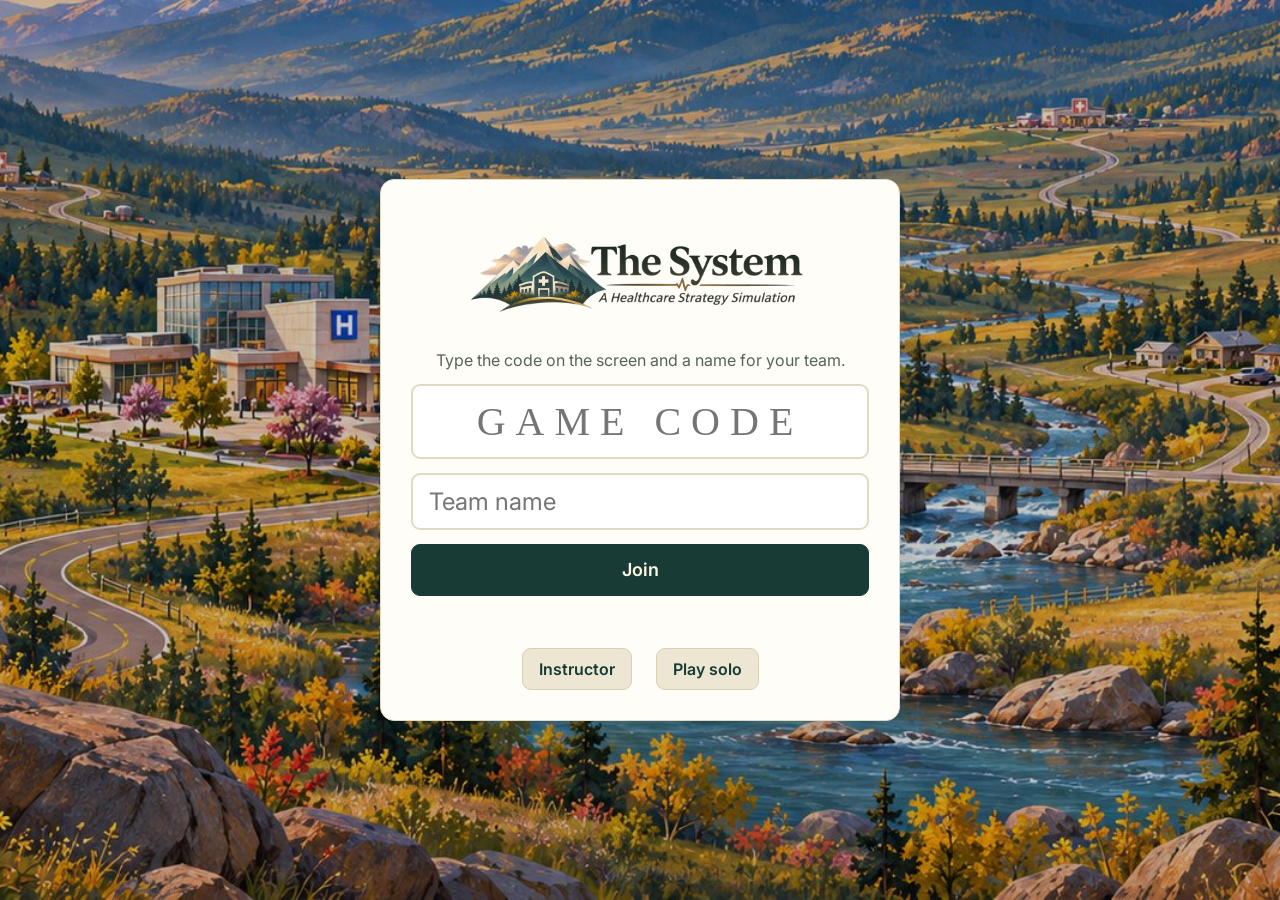
<file: index.html>
<!doctype html>
<html lang="en"><head><meta charset="utf-8"><meta name="viewport" content="width=device-width,initial-scale=1">
<title>The System</title>
<link rel="preconnect" href="https://fonts.googleapis.com"><link href="https://fonts.googleapis.com/css2?family=Cormorant+Garamond:wght@500;600;700&family=Inter:wght@400;500;600;700&display=swap" rel="stylesheet">
<link rel="stylesheet" href="src/style.css"></head>
<body><div id="app" style="position:fixed;inset:0"></div>
<script type="module">
import { mountJoin } from './src/join.js';
mountJoin(document.getElementById('app'));
</script></body></html>
</file>
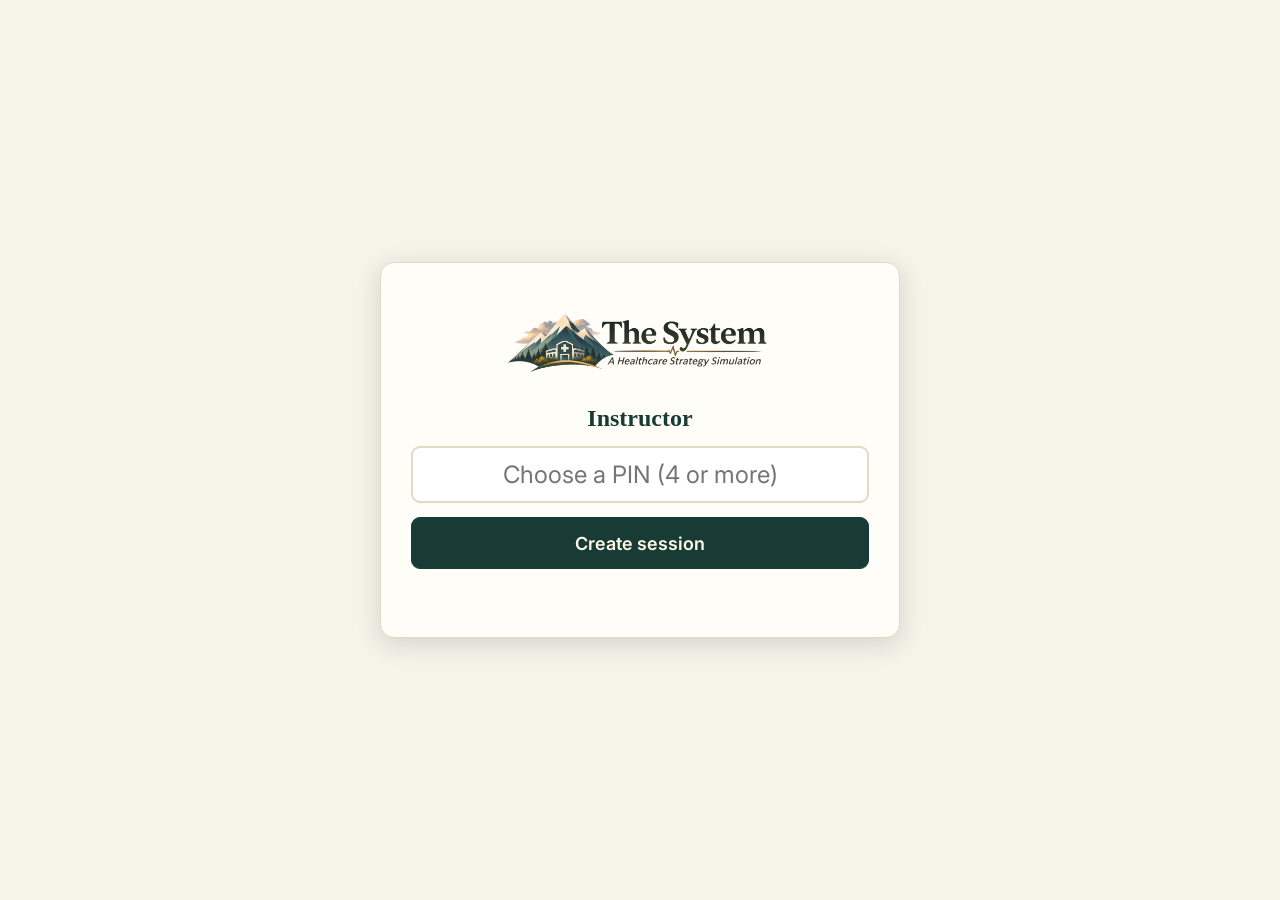
<file: host.html>
<!doctype html>
<html lang="en"><head><meta charset="utf-8"><meta name="viewport" content="width=device-width,initial-scale=1">
<title>The System: Host</title>
<link rel="preconnect" href="https://fonts.googleapis.com"><link href="https://fonts.googleapis.com/css2?family=Cormorant+Garamond:wght@500;600;700&family=Inter:wght@400;500;600;700&display=swap" rel="stylesheet">
<link rel="stylesheet" href="src/style.css"></head>
<body><div id="app" style="position:fixed;inset:0;overflow:auto"></div><script type="module" src="src/host.js"></script></body></html>
</file>
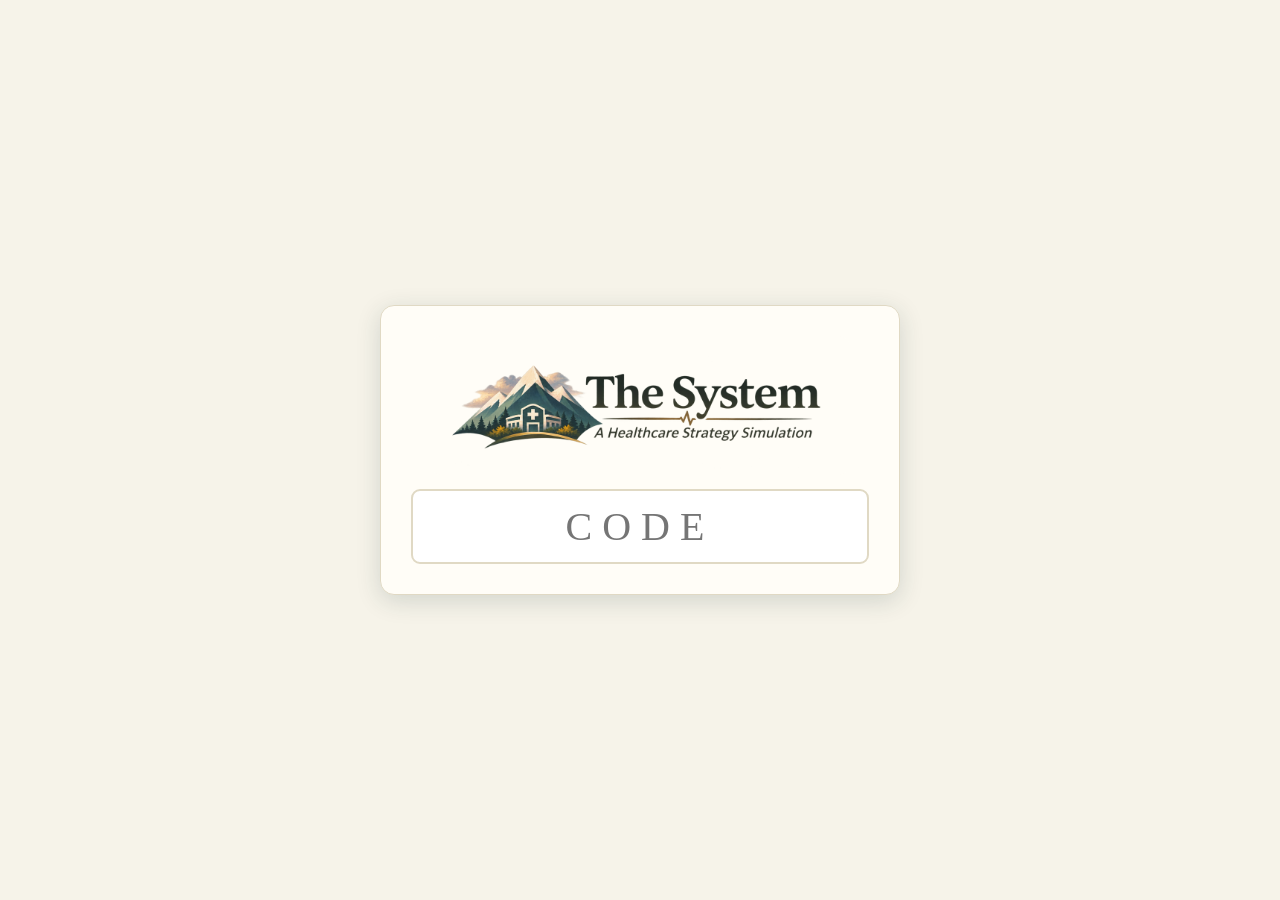
<file: projector.html>
<!doctype html>
<html lang="en"><head><meta charset="utf-8"><meta name="viewport" content="width=device-width,initial-scale=1">
<title>The System: Projector</title>
<link rel="preconnect" href="https://fonts.googleapis.com"><link href="https://fonts.googleapis.com/css2?family=Cormorant+Garamond:wght@500;600;700&family=Inter:wght@400;500;600;700&display=swap" rel="stylesheet">
<link rel="stylesheet" href="src/style.css"></head>
<body><div id="app"></div><script type="module" src="src/projector.js"></script></body></html>
</file>
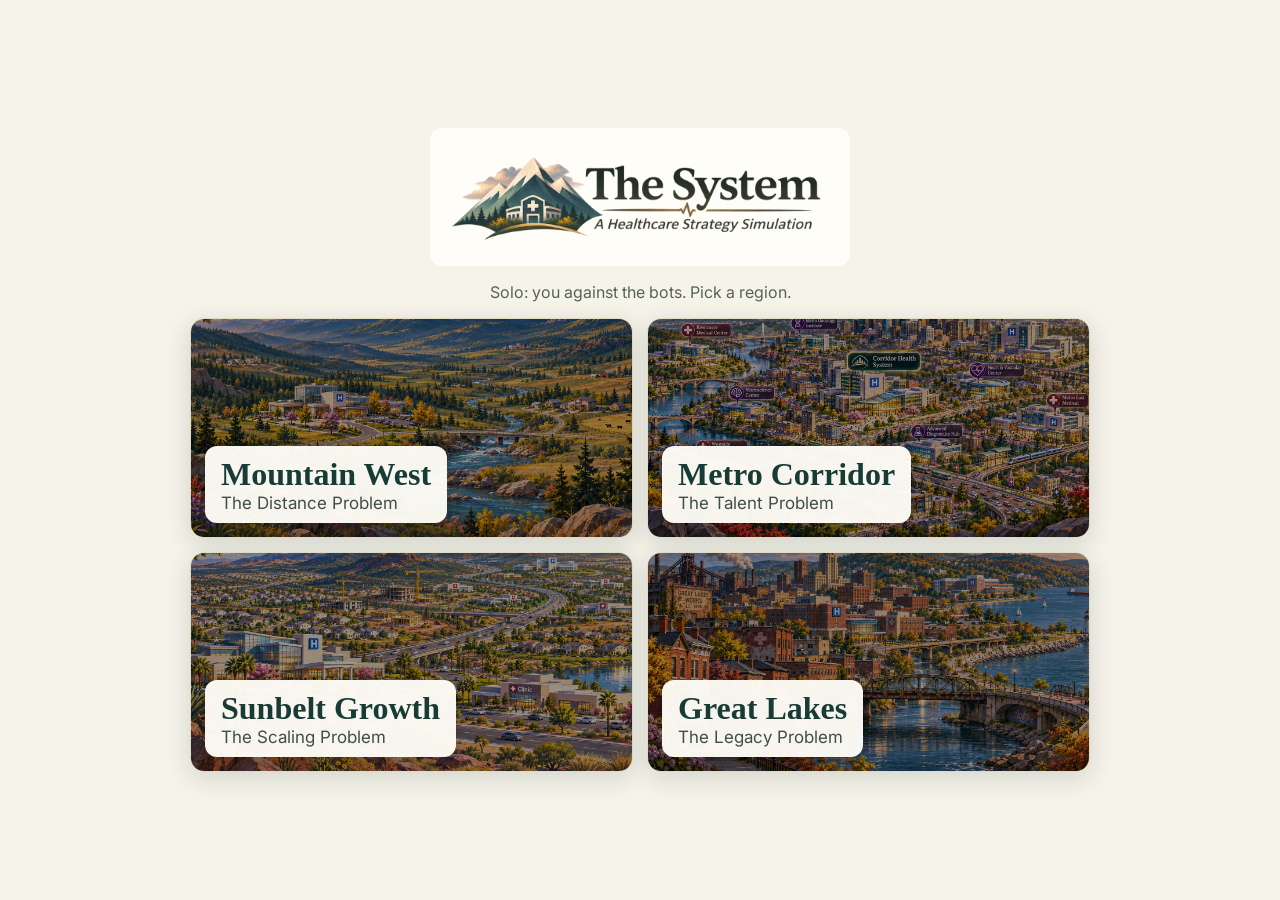
<file: solo.html>
<!doctype html>
<html lang="en"><head><meta charset="utf-8"><meta name="viewport" content="width=device-width,initial-scale=1">
<title>The System: Solo</title>
<link rel="preconnect" href="https://fonts.googleapis.com"><link href="https://fonts.googleapis.com/css2?family=Cormorant+Garamond:wght@500;600;700&family=Inter:wght@400;500;600;700&display=swap" rel="stylesheet">
<link rel="stylesheet" href="src/style.css"></head>
<body><div id="app"></div><script type="module" src="src/solo.js"></script></body></html>
</file>
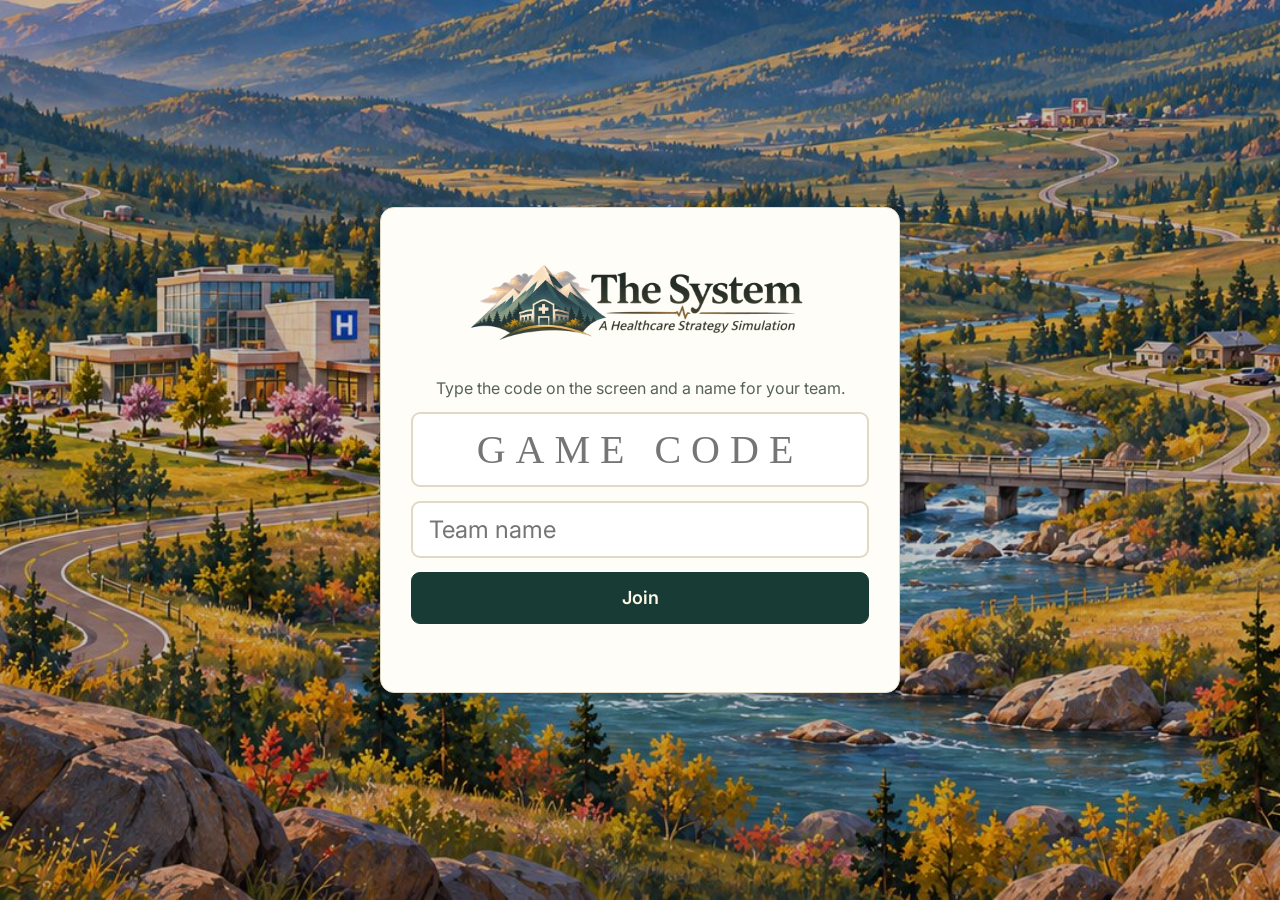
<file: team.html>
<!doctype html>
<html lang="en"><head><meta charset="utf-8"><meta name="viewport" content="width=device-width,initial-scale=1">
<title>The System: Team</title>
<link rel="preconnect" href="https://fonts.googleapis.com"><link href="https://fonts.googleapis.com/css2?family=Cormorant+Garamond:wght@500;600;700&family=Inter:wght@400;500;600;700&display=swap" rel="stylesheet">
<link rel="stylesheet" href="src/style.css"></head>
<body><div id="app"></div><script type="module" src="src/team.js"></script></body></html>
</file>
<file: src/style.css>
/* The System: design pack theme. Parchment canvas, warm-white surfaces, evergreen nav and primary actions, aged-gold selection. */
:root{
  --bg:#F6F3E9; --surface:#FFFDF7; --evergreen:#183B35; --jade:#23473F; --olive:#68766B; --gold:#CF9A49; --sage:#7E9B80; --terra:#BA7058; --steel:#7A9DB5; --violet:#9681A7;
  --ink:#1d2a26; --ink2:#46564d; --muted:#68766B; --line:#e0d9c4; --goldsoft:#f6e8c8;
  --good:#3d6b4a; --bad:#9a4a35; --green:#3d6b4a; --red:#9a4a35;
  --shadow:0 6px 24px rgba(24,59,53,.16);
  --serif:Georgia,'Iowan Old Style','Times New Roman',serif;
  --sans:'Inter',system-ui,-apple-system,'Segoe UI',Roboto,sans-serif;
}
*{box-sizing:border-box}
html,body{margin:0;height:100%;background:var(--bg);color:var(--ink);font-family:var(--sans);font-size:16px;-webkit-font-smoothing:antialiased;font-variant-numeric:lining-nums}
button{font:inherit;color:inherit;cursor:pointer}
h1,h2,h3,.serif{font-family:var(--serif);font-weight:700;color:var(--evergreen);margin:0}
:focus-visible{outline:3px solid var(--gold);outline-offset:2px}
.ico{flex:none}
.muted{color:var(--muted)}
.glass,.card,.paper{background:var(--surface);border:1px solid var(--line);border-radius:14px;box-shadow:var(--shadow)}
.btn{background:#ece6d2;border:1px solid #d9d0b4;color:var(--evergreen);border-radius:9px;padding:10px 16px;min-height:44px;display:inline-flex;align-items:center;gap:8px;font-weight:600;transition:.15s}
.btn:hover{background:#e3dbc0}
.btn.gold,.btn.green{background:var(--evergreen);border-color:var(--evergreen);color:#fff8e6}
.btn.gold:hover,.btn.green:hover{background:var(--jade)}
.btn.green{background:var(--good);border-color:var(--good)}
.btn.red{background:var(--terra);border-color:var(--terra);color:#fff}
.btn[disabled]{opacity:.5;cursor:not-allowed}
.btn.big{font-size:18px;padding:12px 24px;min-height:52px}
a.btn{text-decoration:none}
.chip{display:inline-flex;align-items:center;gap:6px;padding:4px 10px;border-radius:999px;background:#efe9d6;border:1px solid var(--line);font-size:13px;color:var(--ink2)}
.chip.good{background:#e3eee4;border-color:var(--sage);color:var(--good)}
.chip.bad{background:#f4e1da;border-color:var(--terra);color:var(--bad)}
.chip.warn{background:var(--goldsoft);border-color:var(--gold);color:#7a5518}
.imgbox{position:relative;overflow:hidden}
.imgbox>*{position:absolute;inset:0;width:100%;height:100%}
.imgtop{object-fit:cover;opacity:0;transition:opacity .6s}
.scene-svg svg{width:100%;height:100%;display:block}
.emblem-svg{display:flex;align-items:center;justify-content:center;border-radius:14px}
.portrait-svg svg{width:100%;height:100%;display:block}
.stepper{display:flex;gap:6px;align-items:center;justify-content:center;margin-top:3px}
.stepper .dot{width:11px;height:11px;border-radius:50%;border:2px solid rgba(255,248,230,.6)}
.stepper .dot.done{background:var(--sage);border-color:var(--sage)}
.stepper .dot.now{background:var(--gold);border-color:var(--gold);box-shadow:0 0 8px var(--gold)}
.bar{height:9px;border-radius:6px;background:#e7e0ca;overflow:hidden;position:relative}
.bar>i{display:block;height:100%;border-radius:6px;background:var(--sage);transition:width .5s}
.bar>b{position:absolute;top:-2px;width:3px;height:13px;background:var(--gold);border-radius:2px;transition:left .4s}
.delta.up{color:var(--good)} .delta.down{color:var(--bad)} .delta.flat{color:var(--muted)}

/* ---------- team app shell ---------- */
#app{position:fixed;inset:0;display:flex;flex-direction:column}
.topbar{display:flex;align-items:center;gap:18px;padding:8px 20px;z-index:20;background:var(--evergreen);color:#fff8e6}
.logo{font-family:var(--serif);font-size:24px;font-weight:700;letter-spacing:2px;color:var(--gold);white-space:nowrap}
.tabs{display:flex;gap:4px}
.tab{background:none;border:0;padding:10px 16px;border-radius:9px;font-size:17px;color:#d9e3da;display:flex;gap:8px;align-items:center;min-height:44px}
.tab.on{color:var(--evergreen);background:#efe4c6;font-weight:700}
.roundbox{margin:0 auto;text-align:center}
.roundbox .t{font-family:var(--serif);font-size:22px;line-height:1.1;font-weight:700;color:#fff8e6}
.roundbox .s{font-size:13px;color:#cfdcd2;margin-top:2px}
.timerbox{min-width:92px;text-align:center;padding:5px 12px;border-radius:10px;border:1px solid rgba(255,248,230,.35);background:var(--jade)}
.timerbox .n{font-family:var(--serif);font-size:28px;line-height:1;font-variant-numeric:tabular-nums;color:#fff8e6}
.timerbox .s{color:#cfdcd2}
.timerbox.low .n{color:#ffb59e}
.teamtag{display:flex;align-items:center;gap:10px;font-size:14px;color:#cfdcd2;text-align:right}
.teamtag b{display:block;color:#fff8e6;font-size:16px}
.stage{position:relative;flex:1;min-height:0;overflow:hidden}
.stage>.scene{position:absolute;inset:0;z-index:0}
.stage.dim>.scene{display:none}
.view{position:absolute;inset:0;z-index:2;overflow:auto;padding:16px 20px}
.stage.dim .view{background:var(--bg)}

/* market / compete hub */
.regionhead{position:absolute;left:40px;top:18px;color:#fff;text-shadow:0 2px 12px rgba(0,0,0,.65);z-index:3}
.regionhead small{letter-spacing:2px;font-size:12px;font-weight:700}
.regionhead h2{font-size:46px;color:#fff;line-height:1.05}
.regionhead div{font-size:18px}
.mk-left{position:absolute;left:24px;top:132px;width:290px;padding:18px;display:flex;flex-direction:column;gap:12px;max-height:calc(100% - 250px);overflow:auto}
.mk-left h3,.mk-right h3{font-size:24px}
.mkt{display:grid;grid-template-columns:54px 1fr;gap:10px;align-items:center}
.mkt .ic{height:46px;display:flex;align-items:center;justify-content:center}
.mkt .ic img{max-width:100%;max-height:100%}
.mkt .nm{font-weight:600}
.mkt .dm{font-family:var(--serif);font-size:26px;line-height:1;color:var(--evergreen);font-weight:700}
.mkt small{color:var(--muted);display:block;margin-top:2px}
.mk-right{position:absolute;right:24px;top:132px;width:330px;padding:18px;display:flex;flex-direction:column;gap:12px;max-height:calc(100% - 250px);overflow:auto}
.met{display:grid;grid-template-columns:30px 1fr;gap:10px}
.met .ic{color:var(--gold);padding-top:2px}
.met .row{display:flex;justify-content:space-between;align-items:baseline;gap:8px}
.met .lbl{font-size:14px;color:var(--ink2)}
.met .val{font-family:var(--serif);font-size:26px;line-height:1;font-weight:700;color:var(--evergreen);font-variant-numeric:tabular-nums}
.met .dl{font-size:13px;margin-top:4px}
.rivals{display:flex;flex-direction:column;gap:6px;font-size:15px;border-top:1px solid var(--line);padding-top:10px}
.rivals .rv{display:grid;grid-template-columns:24px 1fr auto;gap:8px;align-items:center}
.rivals .rv.me{font-weight:700}
.rivals .lab{font-size:11px;letter-spacing:1.5px;color:var(--muted);font-weight:700;text-transform:uppercase}
.eventcard{position:absolute;left:50%;transform:translateX(-50%);top:14px;width:min(400px,32vw);padding:12px 16px;display:flex;gap:12px;align-items:flex-start;overflow:hidden;z-index:4}
.eventcard .ic{width:44px;height:44px;border-radius:10px;background:#f4e1da;color:var(--bad);display:flex;align-items:center;justify-content:center;flex:none;position:relative}
.eventcard .ic.none{background:#e3eee4;color:var(--good)}
.eventcard h3{font-size:20px;position:relative} .eventcard p{margin:2px 0 6px;font-size:14px;color:var(--ink2);position:relative}
.eventcard .et{position:relative}
.eventcard .art{position:absolute;right:0;top:0;width:42%;height:100%;object-fit:cover;opacity:.4;-webkit-mask-image:linear-gradient(90deg,transparent,#000 70%);mask-image:linear-gradient(90deg,transparent,#000 70%);pointer-events:none}
.pinlayer{position:absolute;inset:0;pointer-events:none;z-index:2}
.pin{position:absolute;transform:translate(-50%,-50%);display:flex;align-items:center;gap:6px;background:var(--surface);color:var(--evergreen);border-radius:999px;padding:7px 14px;font-weight:700;font-size:15px;box-shadow:0 4px 14px rgba(0,0,0,.3);white-space:nowrap;border:2px solid transparent}
.pin.me{border-color:var(--gold);font-size:17px;padding:9px 18px}
.pin .sub{color:var(--olive);font-weight:600}
.pin.rival .hexw{opacity:.95}
.pillnav{position:absolute;left:50%;transform:translateX(-50%);bottom:18px;z-index:6;display:flex;gap:6px;align-items:stretch;padding:8px;background:var(--surface);border-radius:20px;box-shadow:var(--shadow);border:1px solid var(--line);max-width:calc(100% - 24px)}
.pn{background:none;border:0;border-radius:14px;padding:8px 18px;min-width:150px;text-align:left;display:flex;flex-direction:column;gap:3px;min-height:60px;justify-content:center}
.pn:hover{background:#f3ecd6}
.pn.on{background:var(--goldsoft);outline:2px solid var(--gold)}
.pn b{font-family:var(--serif);font-size:20px;color:var(--evergreen);display:flex;gap:8px;align-items:center}
.pn small{color:var(--ink2);font-size:12px}
.pn .no{width:24px;height:24px;border-radius:50%;background:var(--gold);color:#1a1405;font-size:14px;display:flex;align-items:center;justify-content:center}
.seg{display:flex;height:9px;border-radius:6px;overflow:hidden;gap:2px;min-width:120px}
.seg i{display:block;height:100%}
.seg .p{background:var(--sage)}.seg .s{background:var(--violet)}.seg .c{background:var(--steel)}
.submitbox{display:flex;flex-direction:column;gap:3px;justify-content:center;align-items:center;padding:0 6px}
.submitbox small{text-align:center;color:var(--ink2);font-size:12px}
.pillnav .btn.big{min-height:48px;padding:8px 22px}

/* compete drawer */
.drawer{position:absolute;z-index:8;left:50%;bottom:108px;transform:translateX(-50%);width:min(880px,94%);max-height:calc(100% - 140px);overflow:auto;padding:18px 24px}
.drawer .hd{display:flex;justify-content:space-between;align-items:center;margin-bottom:6px}
.drawer h2{font-size:30px}
.slr{display:grid;grid-template-columns:44px 140px 1fr 80px;gap:12px;align-items:center;padding:2px 0}
.slr .v{font-family:var(--serif);font-size:22px;text-align:right;font-variant-numeric:tabular-nums;font-weight:700;color:var(--evergreen)}
.bico{width:44px;display:flex;justify-content:center}
input[type=range]{-webkit-appearance:none;appearance:none;width:100%;height:32px;background:none}
input[type=range]::-webkit-slider-runnable-track{height:8px;border-radius:5px;background:#e2dbc3}
input[type=range]::-webkit-slider-thumb{-webkit-appearance:none;width:28px;height:28px;border-radius:50%;background:var(--gold);border:3px solid var(--evergreen);margin-top:-10px}
input[type=range]::-moz-range-track{height:8px;border-radius:5px;background:#e2dbc3}
input[type=range]::-moz-range-thumb{width:24px;height:24px;border-radius:50%;background:var(--gold);border:3px solid var(--evergreen)}
.sw3{display:flex;gap:8px}
.sw3 button{flex:1;padding:10px;border-radius:9px;border:2px solid var(--line);background:var(--surface);display:flex;flex-direction:column;align-items:center;gap:4px;color:var(--evergreen);min-height:60px}
.sw3 button.on{background:var(--goldsoft);border-color:var(--gold)}
.toggle{width:64px;height:34px;border-radius:20px;background:#d7cfb4;border:1px solid var(--line);position:relative;padding:0}
.toggle::after{content:'';position:absolute;top:3px;left:3px;width:26px;height:26px;border-radius:50%;background:#fff;transition:.2s;box-shadow:0 1px 3px rgba(0,0,0,.3)}
.toggle.on{background:var(--good)} .toggle.on::after{left:33px}
.fc{display:grid;grid-template-columns:repeat(4,1fr);gap:10px;margin:8px 0;padding:10px 12px;border-radius:12px;background:#f3eddb;border:1px dashed #cdbf95}
.fc .k{font-size:12px;color:var(--ink2)} .fc .n{font-family:var(--serif);font-size:24px;font-weight:700;color:var(--evergreen)}
.cashline{display:flex;gap:16px;align-items:center;flex-wrap:wrap;margin:4px 0}

/* organize */
.org{display:grid;grid-template-columns:minmax(360px,1fr) minmax(380px,1.05fr) minmax(300px,.85fr);gap:16px;align-items:start}
.org .col{display:flex;flex-direction:column;gap:14px;min-height:0}
.pagehead{margin-bottom:12px}
.pagehead small{letter-spacing:2px;font-size:12px;font-weight:700;color:var(--muted)}
.pagehead h2{font-size:34px}
.starwrap{padding:12px;display:flex;flex-direction:column;align-items:center;background:#ece6d1}
.star{width:100%;max-width:520px;display:block}
.seg-hit{cursor:pointer;transition:filter .15s}
.seg-hit:hover polygon,.seg-hit:focus-visible polygon{filter:brightness(1.07)}
.seg-hit:focus-visible{outline:none}
.seg-hit:focus-visible polygon{stroke:var(--evergreen);stroke-width:5}
.card{padding:16px}
.card h3{font-size:22px;margin-bottom:8px}
.prow2{padding:8px 0;border-bottom:1px solid var(--line)}
.prow2:last-child{border-bottom:0}
.prow2.sel{background:#fbf4de;border-radius:10px;padding:8px;margin:0 -8px}
.prow2 .nm{font-family:var(--serif);font-weight:700;color:var(--evergreen);font-size:18px;display:flex;justify-content:space-between;align-items:center;margin-bottom:6px}
.tiles{display:grid;grid-template-columns:repeat(3,1fr);gap:8px}
.tile{display:flex;flex-direction:column;align-items:center;gap:4px;text-align:center;padding:8px 6px;border-radius:9px;border:2px solid var(--line);background:var(--surface);min-height:72px;font-size:14px;line-height:1.15;color:var(--evergreen);font-weight:600}
.tile:hover{border-color:#bfae7a}
.tile.plan{border-color:var(--gold);background:var(--goldsoft)}
.tile .now{font-size:11px;color:var(--good);font-weight:600}
.capbars{display:grid;grid-template-columns:1fr;gap:9px}
.capbars .l{display:flex;justify-content:space-between;font-size:14px;margin-bottom:3px;color:var(--ink2)}
.capbars .l b{color:var(--evergreen)}
.friction{background:#f3e9d0;border:1px solid #e2d3a6;border-radius:12px;padding:12px 14px;margin-top:10px}
.friction b{font-family:var(--serif);color:var(--evergreen);font-size:18px}
.friction p{margin:4px 0 0;font-size:14px;color:var(--ink2)}
.chips{display:flex;gap:6px;flex-wrap:wrap}
.wf{display:grid;grid-template-columns:repeat(4,1fr);gap:8px}
.wf .p{text-align:center;font-size:11px}
.wf .portrait{width:100%;aspect-ratio:561/701;border-radius:10px;margin-bottom:6px}
.gauge{height:8px;border-radius:5px;background:#e7e0ca;overflow:hidden;margin:3px 0}
.gauge i{display:block;height:100%}

/* lead */
.board{display:grid;grid-template-columns:minmax(260px,.9fr) 1.4fr;gap:16px;align-items:start}
.leadpic{position:relative;border-radius:16px;overflow:hidden;aspect-ratio:561/701;max-height:calc(100vh - 200px);box-shadow:var(--shadow);width:100%;background:#cfdcd2}
.leadpic .portrait{position:absolute;inset:0;width:100%;height:100%}
.leadpic .cap{position:absolute;left:14px;right:14px;bottom:14px;background:rgba(255,253,247,.94);border-radius:12px;padding:10px 14px}
.leadpic .role{font-size:11px;letter-spacing:1.5px;color:var(--muted);font-weight:700}
.leadpic .cap b{font-family:var(--serif);font-size:22px;color:var(--evergreen);display:block}
.proposal{position:relative;overflow:hidden}
.proposal .bgart{position:absolute;inset:0;width:100%;height:100%;object-fit:cover;opacity:.12;pointer-events:none}
.proposal>*:not(.bgart){position:relative}
.quote{font-family:var(--serif);font-size:24px;line-height:1.3;color:var(--evergreen);margin:6px 0 10px}
.radios{display:flex;flex-direction:column;gap:8px}
.radio{display:grid;grid-template-columns:22px 34px 1fr auto;gap:10px;align-items:center;text-align:left;padding:12px;border-radius:12px;border:2px solid var(--line);background:var(--surface);min-height:56px}
.radio .dotr{width:18px;height:18px;border-radius:50%;border:2px solid var(--olive)}
.radio.on{border-color:var(--gold);background:var(--goldsoft)}
.radio.on .dotr{background:var(--evergreen);box-shadow:inset 0 0 0 3px var(--goldsoft);border-color:var(--evergreen)}
.radio .rt{display:flex;flex-direction:column}.radio .rt b{font-family:var(--serif);font-size:19px;color:var(--evergreen)}.radio small{color:var(--ink2);font-size:14px}
.resp{display:grid;grid-template-columns:repeat(3,1fr);gap:8px;margin-top:12px}
.resp button{display:flex;flex-direction:column;align-items:center;gap:3px;border-radius:9px;border:2px solid transparent;padding:10px 6px;font-weight:700;min-height:60px;background:#ece6d2;color:var(--evergreen)}
.resp button.accept{background:var(--evergreen);color:#fff8e6}
.resp button.on{outline:3px solid var(--gold);outline-offset:1px}
.resp small{font-weight:500;opacity:.85}
.sumrow{display:flex;gap:12px;align-items:center;padding:8px 0;border-bottom:1px solid var(--line)}
.role{font-size:12px;letter-spacing:1.5px;color:var(--muted);font-weight:700}

/* modal overlays */
.overlay{position:fixed;inset:0;z-index:50;background:rgba(24,59,53,.62);display:flex;align-items:center;justify-content:center;padding:20px;overflow:auto}
.res,.wiz{width:min(920px,100%);padding:24px 28px;background:var(--surface);border-radius:18px;box-shadow:0 20px 60px rgba(0,0,0,.4)}
.reshead{position:relative;height:130px;border-radius:12px;overflow:hidden;margin-bottom:6px;display:flex;align-items:flex-end;padding:12px 16px}
.reshead .resscene{position:absolute;inset:0;filter:brightness(.7)}
.reshead h2{position:relative;font-size:42px;color:#fff;text-shadow:0 2px 8px #000}
.res h2{font-size:38px}
.resgrid{display:grid;grid-template-columns:repeat(4,1fr);gap:12px;margin:14px 0}
.rbox{padding:12px 14px;border-radius:12px;background:#f3eddb}
.rbox .k{font-size:13px;color:var(--ink2);gap:6px;align-items:center}
.rbox .n{font-family:var(--serif);font-size:36px;line-height:1.1;font-variant-numeric:tabular-nums;color:var(--evergreen);font-weight:700}
.takeaway{background:var(--goldsoft);border:1px solid #e5cf9b;border-radius:12px;padding:12px 16px}
.takeaway h3{font-size:22px}
.takeaway ul{margin:6px 0 0;padding-left:20px;font-size:17px;line-height:1.45}
.notes{display:flex;flex-direction:column;gap:6px;margin:6px 0 16px}
.note{padding:8px 12px;border-radius:10px;background:#f3eddb;font-size:15px}
.scorebar{display:grid;grid-template-columns:120px 1fr 56px;gap:10px;align-items:center;margin:6px 0}
.wizhead{display:flex;justify-content:space-between;align-items:center;gap:12px;flex-wrap:wrap}
.wsteps{display:flex;gap:14px;flex-wrap:wrap}
.ws{display:flex;gap:6px;align-items:center;color:var(--muted)}
.ws i{font-style:normal;width:26px;height:26px;border-radius:50%;border:2px solid var(--muted);display:flex;align-items:center;justify-content:center;font-size:13px}
.ws.now{color:var(--evergreen);font-weight:700}.ws.now i{background:var(--gold);border-color:var(--gold);color:#1a1405}.ws.done i{background:var(--sage);border-color:var(--sage);color:#fff}
.wizbody{margin-top:16px;min-height:220px}
.wizregion{position:relative;height:300px;border-radius:14px;overflow:hidden}
.wizscene{position:absolute;inset:0}
.archs{display:grid;grid-template-columns:repeat(3,1fr);gap:12px;width:100%}
.arch{text-align:left;border-radius:14px;border:2px solid var(--line);background:var(--surface);padding:12px;display:flex;flex-direction:column;gap:8px}
.arch.on{border-color:var(--gold);background:var(--goldsoft)}
.arch b{font-family:var(--serif);font-size:21px;color:var(--evergreen)}
.minibars{display:flex;gap:4px;align-items:flex-end;height:34px}
.minibars i{flex:1;background:var(--steel);border-radius:3px 3px 0 0}

/* join / title */
.center{min-height:100%;display:flex;align-items:center;justify-content:center;padding:24px;position:relative}
.joinbox{width:min(520px,100%);padding:30px;display:flex;flex-direction:column;gap:14px;z-index:2}
.joinbox input,.field{font:inherit;font-size:24px;padding:12px 16px;border-radius:9px;border:2px solid var(--line);background:#fff;color:var(--ink);width:100%}
input.code{text-transform:uppercase;letter-spacing:10px;text-align:center;font-family:var(--serif);font-size:40px}
.err{color:var(--bad);min-height:24px;text-align:center}
.logoplate{background:var(--surface);border-radius:12px;padding:2px 8px;margin:0 auto}
.brand{display:flex;align-items:center;min-width:150px}
.brand .logoplate{margin:0}

/* host */
.host{display:grid;grid-template-columns:380px 1fr;gap:16px;padding:16px;height:100%;min-height:0}
.host .side,.host .main{display:flex;flex-direction:column;gap:14px;min-height:0;overflow:auto}
.codebig{font-family:var(--serif);font-size:80px;letter-spacing:8px;color:var(--evergreen);text-align:center;line-height:1;font-weight:700}
table.t{width:100%;border-collapse:collapse;font-size:15px}
table.t th{text-align:left;color:var(--muted);font-weight:600;padding:6px;border-bottom:1px solid var(--line)}
table.t td{padding:6px;border-bottom:1px solid #eee7d3}
select,.inp{font:inherit;background:#fff;color:var(--ink);border:1px solid #cfc6a8;border-radius:8px;padding:8px 10px;min-height:40px}
.row{display:flex;gap:8px;align-items:center;flex-wrap:wrap}
.pre{font-family:ui-monospace,Consolas,monospace;font-size:12px;white-space:pre-wrap;max-height:260px;overflow:auto;background:#f3eddb;padding:8px;border-radius:8px}
.rtag{display:inline-block;width:10px;height:10px;border-radius:50%;margin-right:6px}

/* projector */
.proj{position:fixed;inset:0;display:flex;flex-direction:column;padding:18px 26px;gap:14px;background:var(--evergreen);color:#fff8e6}
.proj .head{display:flex;align-items:center;gap:26px}
.proj .rt{font-family:var(--serif);font-size:54px;line-height:1;font-weight:700;color:#fff8e6}
.proj .big{font-family:var(--serif);font-size:84px;font-variant-numeric:tabular-nums;line-height:1;color:#fff8e6}
.proj .grid{flex:1;min-height:0;display:grid;grid-template-columns:repeat(4,1fr);gap:16px}
.rp{position:relative;border-radius:16px;overflow:hidden;background:var(--surface);color:var(--ink);display:flex;flex-direction:column;box-shadow:var(--shadow)}
.rp>.scene{position:absolute;left:0;right:0;top:0;height:34%}
.rp .in{position:relative;z-index:2;padding:14px 18px;display:flex;flex-direction:column;gap:8px;min-height:0;flex:1;margin-top:34%}
.rp h2{font-size:34px;line-height:1.05}
.rp .tag{font-size:18px;color:var(--muted)}
.rp .ev{font-size:18px;color:#7a5518;display:flex;gap:8px;align-items:center}
.prow{display:grid;grid-template-columns:30px minmax(0,1fr) 150px;row-gap:3px;column-gap:10px;align-items:center;font-size:22px;white-space:nowrap}
.prow .nm{white-space:nowrap;overflow:hidden;text-overflow:ellipsis;grid-column:2}
.prow .bar{grid-column:2/4;grid-row:2;height:14px;border-radius:8px}
.prow .bar>i{transition:width 1.4s cubic-bezier(.2,.8,.2,1)}
.prow .pcw{grid-column:3;grid-row:1;text-align:right}
.prow .pc{font-family:var(--serif);font-size:30px;font-weight:700;color:var(--evergreen)}
.prow .sub{color:var(--good)}
.proj .foot{display:flex;gap:18px;align-items:center;font-size:24px}
.proj .chip{background:#efe4c6;color:var(--evergreen);border-color:#efe4c6}
.winner{background:var(--goldsoft);border-radius:10px;outline:2px solid var(--gold)}
.champ{position:absolute;inset:0;z-index:30;background:rgba(24,59,53,.96);display:flex;flex-direction:column;align-items:center;justify-content:center;gap:10px}
.champ .nm{font-family:var(--serif);font-size:110px;color:var(--gold);text-align:center;line-height:1;font-weight:700}
.champ .muted{color:#cfdcd2}

@media (max-width:1150px){
  .org{grid-template-columns:1fr 1fr}.org .col:last-child{grid-column:1/-1}
  .board{grid-template-columns:1fr}.leadpic{max-height:340px;aspect-ratio:auto;height:300px}
  .mk-left,.mk-right{width:240px;padding:14px}.mk-right{max-height:calc(100% - 250px)}
  .regionhead h2{font-size:34px}.regionhead{left:24px}
  .eventcard{display:none}
  .teamtag div{display:none}.resgrid{grid-template-columns:repeat(2,1fr)}.archs{grid-template-columns:1fr}
  .slr{grid-template-columns:36px 100px 1fr 64px}.pn{min-width:110px;padding:8px 10px}
  .topbar{gap:10px;padding:6px 12px}.tab{padding:8px 10px;font-size:15px}.roundbox .t{font-size:18px}
  .host{grid-template-columns:300px 1fr}.codebig{font-size:56px}
}
.emb{background:none;border:2px solid transparent;border-radius:12px;padding:6px;min-width:44px;min-height:44px}
.emb.on{border-color:var(--gold);background:var(--goldsoft)}
@media (prefers-reduced-motion:reduce){*{transition:none!important;animation:none!important}}

.pn .row{flex-wrap:nowrap;gap:3px}
.pn .chip{padding:1px 6px;font-size:11px}
.submitbox .btn{white-space:nowrap}
.starwrap .star{max-width:560px}
.champ{background:#183B35}
.champ div,.champ .muted{color:#cfdcd2}
.champ .nm{color:var(--gold)}
.champ .serif{color:#fff8e6}

.leadpic .cap{background:#FFFDF7;bottom:10px}
.rp>.scene{position:relative;height:32%;flex:none}
.rp .in{margin-top:0}
.proj #sub{color:#cfdcd2!important}

.champ .champlab{font-size:36px;color:#fff8e6!important;letter-spacing:2px}
.champ .champscore{font-size:48px;color:#fff8e6!important;font-weight:600}
.champ .champreg{font-size:26px;color:#f1d79a!important}

.regplate{position:absolute;left:14px;bottom:14px;background:rgba(255,253,247,.96);border-radius:12px;padding:10px 16px;box-shadow:0 4px 14px rgba(0,0,0,.25)}
.prow2{position:relative}
.prow2 .nm{gap:8px}
.helpbtn{min-height:34px;padding:4px 12px;font-size:13px}
.helppop{position:absolute;z-index:12;left:0;right:0;top:100%;background:var(--surface);border:1px solid var(--line);border-radius:12px;padding:10px;box-shadow:0 12px 32px rgba(0,0,0,.3);display:flex;flex-direction:column;gap:8px;align-items:flex-end}
.helppop .art{width:100%;border-radius:8px}
.wf{grid-template-columns:repeat(2,1fr);gap:14px}
.wf .p{font-size:14px;text-align:left}
.wf .portrait{width:100%;aspect-ratio:561/701;border-radius:12px;margin-bottom:6px}
.wf .gname{font-family:var(--serif);font-weight:700;color:var(--evergreen);font-size:17px}
.wf .gline{display:flex;justify-content:space-between;color:var(--ink2)}
.wf .gline b{color:var(--evergreen)}
.board{grid-template-columns:repeat(auto-fit,minmax(380px,1fr))}
.propgrid{display:grid;grid-template-columns:200px 1fr;gap:16px;align-items:start}
.leadpic.small{aspect-ratio:561/701;max-height:none;width:200px}
.leadpic.small .cap{left:8px;right:8px;bottom:8px;padding:6px 10px}
.leadpic.small .cap b{font-size:16px}
@media (max-width:700px){.propgrid{grid-template-columns:1fr}}
.leadpic.small{height:auto}
.board{grid-template-columns:minmax(340px,.8fr) minmax(460px,1.3fr)}@media (max-width:1150px){.board{grid-template-columns:1fr}}

/* ---------- v2: brief, cards, reveal ---------- */
.stage:not(.dim) .view{padding-top:130px}
.brief{display:grid;grid-template-columns:minmax(300px,1.3fr) minmax(280px,1fr) minmax(260px,.9fr);gap:16px;align-items:start}
.brief .col{display:flex;flex-direction:column;gap:14px}
.brief-head{position:relative;overflow:hidden;min-height:170px}
.brief-head h2{font-size:34px;margin:4px 0}
.brief-head p{font-size:18px;color:var(--ink2);margin:0;position:relative;max-width:70%}
.brief-head .bgart{position:absolute;right:0;top:0;width:55%;height:100%;object-fit:cover;opacity:.55;-webkit-mask-image:linear-gradient(90deg,transparent,#000 55%);mask-image:linear-gradient(90deg,transparent,#000 55%)}
.brief-head>*:not(.bgart){position:relative}
.newsline{display:flex;gap:10px;align-items:center;padding:7px 0;border-bottom:1px solid var(--line);font-size:16px}
.newsline:last-child{border-bottom:0}
.warncard{background:var(--goldsoft);border-color:var(--gold)}
.tinyport{width:46px;height:58px;border-radius:8px;overflow:hidden;flex:none;position:relative}
.tinyport.big{width:64px;height:80px}
.tinyport .portrait{position:absolute;inset:0;width:100%;height:100%}
.meters{display:flex;flex-direction:column;gap:10px}
.meter b{font-family:var(--serif);color:var(--evergreen)}
.meter .bar{margin-top:4px}
.strikemeter{margin-top:6px;padding-top:8px;border-top:1px dashed var(--line)}
.bar.strikebar{overflow:visible;height:12px}
.bar.strikebar>i.bad{background:var(--terra)}
.bar.strikebar>b{top:-5px;height:22px;width:4px;background:var(--evergreen)}
.cardsteps{display:grid;grid-template-columns:repeat(3,1fr);gap:10px;margin-bottom:14px}
.cstep{display:flex;gap:10px;align-items:center;text-align:left;padding:10px 14px;border-radius:12px;border:2px solid var(--line);background:var(--surface);min-height:60px}
.cstep.on{border-color:var(--gold);background:var(--goldsoft)}
.cstep .no{width:30px;height:30px;border-radius:50%;background:#ddd5b9;display:flex;align-items:center;justify-content:center;font-weight:700;color:var(--evergreen);flex:none}
.cstep.done .no{background:var(--sage);color:#fff}
.cstep b{display:block;font-family:var(--serif);font-size:18px;color:var(--evergreen)}
.cstep small{color:var(--ink2)}
.cardbody{display:flex;flex-direction:column;gap:14px;padding-bottom:150px}
.cardhead{display:flex;gap:16px;align-items:center}
.cardhead h2{font-size:32px}
.otiles{display:grid;grid-template-columns:repeat(auto-fit,minmax(270px,1fr));gap:12px;align-items:stretch}
.otile{display:flex;flex-direction:column;gap:8px;text-align:left;background:var(--surface);border:2px solid var(--line);border-radius:14px;padding:14px;box-shadow:var(--shadow);min-height:150px}
.otile:hover:not(.locked){border-color:#bfae7a}
.otile.sel{border-color:var(--gold);background:var(--goldsoft)}
.otile.locked{opacity:.55;background:#eee9d8;cursor:not-allowed}
.otitle{font-family:var(--serif);font-size:22px;font-weight:700;color:var(--evergreen);display:flex;justify-content:space-between;gap:8px;align-items:baseline}
.ocost{font-family:var(--sans);font-size:14px;font-weight:700;color:var(--ink2);background:#efe9d6;border-radius:999px;padding:2px 10px;white-space:nowrap}
.oline{font-size:16px;color:var(--ink2)}
.fit{border-radius:10px;background:#e8f0e6;padding:8px 10px;font-size:14px}
.fit.weak{background:#f6e3da}
.fitrow{display:flex;gap:6px;align-items:center;flex-wrap:wrap}
.fitwhy{margin-top:3px;color:var(--ink2)}
.lockwhy{display:flex;gap:6px;align-items:center;font-size:14px;color:var(--bad);font-weight:600}
.cardnav{position:fixed;left:0;right:0;bottom:0;z-index:12;background:var(--surface);border-top:1px solid var(--line);padding:10px 20px 12px;display:flex;flex-direction:column;gap:6px;box-shadow:0 -6px 20px rgba(24,59,53,.15)}
.subnote{color:var(--ink2);min-height:16px}
.budget .bad{color:var(--bad);font-weight:700}
.budgetbar{height:14px;overflow:visible;margin-top:4px}
.budgetbar .cashpart{position:absolute;left:0;top:0;background:var(--sage)}
.budgetbar .creditpart{position:absolute;top:0;background:var(--terra)}
.budgetbar .creditmark{top:-3px;height:20px;width:3px;background:var(--evergreen)}
.targets .row{gap:10px}
.rvsteps{display:flex;gap:18px;margin:6px 0 14px;flex-wrap:wrap}
.rvs{display:flex;gap:6px;align-items:center;color:var(--muted)}
.rvs i{font-style:normal;width:26px;height:26px;border-radius:50%;border:2px solid var(--muted);display:flex;align-items:center;justify-content:center;font-size:13px}
.rvs.now{color:var(--evergreen);font-weight:700}.rvs.now i{background:var(--gold);border-color:var(--gold);color:#1a1405}.rvs.done i{background:var(--sage);border-color:var(--sage);color:#fff}
.tug{display:grid;grid-template-columns:repeat(3,1fr);gap:14px}
.tugcol h3{font-size:20px}
.tugrow{display:grid;grid-template-columns:28px 1fr 44px;grid-template-rows:auto auto;column-gap:8px;row-gap:3px;align-items:center;padding:6px 0;font-size:15px}
.tugrow .nm{overflow:hidden;text-overflow:ellipsis;white-space:nowrap}
.tugrow .bar{grid-column:2/4;height:11px}
.tugrow .bar>i{transition:width 1.4s cubic-bezier(.2,.8,.2,1);background:var(--steel)}
.tugrow .bar>i.mine{background:var(--evergreen)}
.tugrow.mine{background:var(--goldsoft);border-radius:8px;padding:6px}
.tugrow .delta{grid-column:1/-1;font-size:13px;margin-top:-2px;padding-left:36px}
.tugrow b{text-align:right}
.headlines{display:grid;grid-template-columns:1fr 1fr;gap:14px}
.hl{display:flex;flex-direction:column;gap:10px;align-items:flex-start;min-height:200px}
.hl p{font-family:var(--serif);font-size:26px;line-height:1.3;color:var(--evergreen);margin:0}
.hl.rival{background:#f6e9e3}
.meters4{display:grid;grid-template-columns:repeat(2,1fr);gap:12px}
.cause{margin-top:8px;font-size:15px;color:var(--ink2);line-height:1.35}
@media (max-width:1150px){.brief{grid-template-columns:1fr}.tug{grid-template-columns:1fr}.headlines{grid-template-columns:1fr}.cardsteps{grid-template-columns:1fr}.stage:not(.dim) .view{padding-top:110px}}
/* projector v2 */
.slidebox{flex:1;min-height:0;display:flex;flex-direction:column;gap:10px;position:relative}
.pslide{flex:1;min-height:0;display:grid;grid-template-columns:1.1fr 1fr;gap:20px}
.pslide .rp{min-height:0}
.rp .in{gap:12px}
.prow{grid-template-columns:42px minmax(0,1fr) 170px;font-size:28px}
.prow .pc{font-size:38px}
.prow .bar{height:18px}
.newspanel{background:var(--surface);color:var(--ink);border-radius:16px;padding:22px 26px;overflow:hidden;display:flex;flex-direction:column;gap:12px;box-shadow:var(--shadow)}
.newspanel h3{font-size:34px}
.nline{display:flex;gap:14px;align-items:center;font-size:27px;line-height:1.25;padding:8px 0;border-bottom:1px solid var(--line)}
.nline.showdown{background:var(--goldsoft);border-radius:10px;padding:10px}
.dots{display:flex;gap:10px;justify-content:center}
.sd{width:14px;height:14px;border-radius:50%;background:rgba(255,248,230,.3)}
.sd.on{background:var(--gold)}
.strikemap,.survivors{flex:1;background:var(--surface);color:var(--ink);border-radius:16px;padding:22px 26px;overflow:hidden}
.strikemap h2,.survivors h2{font-size:44px;margin-bottom:14px}
.scols{display:grid;grid-template-columns:repeat(4,1fr);gap:16px}
.scol h3{font-size:26px;margin-bottom:8px}
.stile{display:grid;grid-template-columns:40px 1fr auto;gap:8px;align-items:center;padding:10px 12px;border-radius:12px;margin-bottom:8px;font-size:22px}
.stile small{grid-column:2/4;color:var(--ink2);font-size:16px}
.stile.held{background:#e3eee4}.stile.out{background:#f4e1da;outline:2px solid var(--terra)}
.stile.held b{color:var(--good)}.stile.out b{color:var(--bad)}
.svt{width:100%;border-collapse:collapse;font-size:24px}
.svt th{text-align:left;color:var(--muted);padding:6px 10px;border-bottom:2px solid var(--line)}
.svt td{padding:6px 10px;border-bottom:1px solid #eee7d3}
.lobbyslide{flex:1;display:flex;flex-direction:column;align-items:center;justify-content:center;gap:20px}

/* compact tug, short windows */
.tug{display:flex;flex-direction:column;gap:14px}
.tugmkt{display:grid;grid-template-columns:150px 1fr;gap:14px;align-items:center}
.tugname{display:flex;gap:8px;align-items:center;font-family:var(--serif);font-size:19px;color:var(--evergreen)}
.stack{display:flex;height:34px;border-radius:9px;overflow:hidden;background:#e7e0ca;gap:2px}
.stack .tseg{display:flex;align-items:center;justify-content:center;color:#fff;font-style:normal;font-weight:700;font-size:14px;transition:width 1.4s cubic-bezier(.2,.8,.2,1);min-width:0;overflow:hidden}
.stack .tseg.mine{outline:3px solid var(--gold);outline-offset:-3px;z-index:1}
.stack .tseg.outside{flex:1;background:repeating-linear-gradient(45deg,#e7e0ca,#e7e0ca 6px,#ded6bc 6px,#ded6bc 12px)}
.legend{display:flex;flex-wrap:wrap;gap:4px 16px;margin-top:6px;font-size:14px}
.lg{display:flex;gap:6px;align-items:center}
.lg.mine{font-weight:700}
.lg .sw{width:12px;height:12px;border-radius:3px;display:inline-block}
.lg .delta{font-size:13px}
.rvfoot{position:sticky;bottom:0;background:var(--surface);padding:10px 0 2px;z-index:3}
.briefgo{position:fixed;left:0;right:0;bottom:0;z-index:12;padding:10px;background:linear-gradient(transparent,rgba(24,59,53,.35))}
@media (max-height:800px){
  .reshead{height:70px;margin-bottom:2px}.reshead h2{font-size:28px}.res,.wiz{padding:14px 20px}
  .rvsteps{margin:4px 0 8px}.rbox .n{font-size:30px}.hl{min-height:140px}.hl p{font-size:22px}
  .otile{min-height:120px;padding:10px}.cardbody{padding-bottom:130px;gap:10px}.cardhead h2{font-size:26px}
  .brief-head{min-height:120px}.cardsteps{margin-bottom:8px}.cstep{min-height:48px}
}
@media (max-width:1150px){.tugmkt{grid-template-columns:1fr}}

.brief-head .means{font-size:16px;margin-top:10px;max-width:100%;color:var(--ink);background:rgba(255,253,247,.85);border-radius:10px;padding:8px 10px}
.floorwarn{display:flex;gap:8px;align-items:center;background:#f6e3da;border:1px solid var(--terra);color:var(--bad);border-radius:10px;padding:8px 10px;font-weight:600;font-size:15px}

/* quality floor meter */
.floorbar{overflow:visible;height:12px}
.floorbar.green>i{background:var(--sage)}.floorbar.amber>i{background:var(--gold)}.floorbar.red>i{background:var(--terra)}.floorbar.none>i{background:#cfc7ac}
.floortick{top:-4px;height:20px;width:4px;background:var(--evergreen)}
.floormeter{padding-top:6px;border-top:1px dashed var(--line)}
.floorstrip{display:grid;grid-template-columns:auto auto 1fr minmax(120px,240px);gap:10px;align-items:center;padding:8px 14px;border-radius:12px;border:1px solid var(--line);background:var(--surface);font-size:15px}
.floorstrip b{font-family:var(--serif);color:var(--evergreen)}
.floorstrip.amber{background:var(--goldsoft);border-color:var(--gold)}
.floorstrip.red{background:#f6e3da;border-color:var(--terra);color:var(--bad)}
.floortickchip{display:flex;gap:6px;align-items:center;color:var(--bad);font-weight:700;font-size:14px;border-left:4px solid var(--terra);padding-left:8px}
@media (max-width:700px){.floorstrip{grid-template-columns:auto 1fr}.floorstrip .bar{grid-column:1/-1}}

/* projector region assignment */
.assign{flex:1;background:var(--surface);color:var(--ink);border-radius:16px;padding:18px 24px;overflow:hidden;display:flex;flex-direction:column}
.assign h2{font-size:44px;margin-bottom:10px}
.acols{flex:1;min-height:0;display:grid;grid-template-columns:repeat(4,1fr);gap:16px}
.acol{display:flex;flex-direction:column;gap:8px;min-height:0}
.ahead{position:relative;height:180px;border-radius:12px;overflow:hidden}
.ahead .scene{position:absolute;inset:0}
.aname{position:absolute;left:0;right:0;bottom:0;padding:8px 12px;background:linear-gradient(transparent,rgba(24,59,53,.9));color:#fff8e6}
.aname h3{color:#fff8e6;font-size:30px}
.aprob{font-size:22px;color:var(--ink2);min-height:60px}
.ateam{display:flex;gap:12px;align-items:center;font-size:26px;padding:6px 0;border-bottom:1px solid var(--line)}

/* v2.1: dial, review, forecast, intel */
.cardsteps.four{grid-template-columns:repeat(4,1fr)}
.dials{display:grid;grid-template-columns:repeat(3,1fr);gap:10px}
.dial{display:flex;flex-direction:column;align-items:center;gap:2px;border:2px solid var(--line);border-radius:12px;background:var(--surface);padding:12px;min-height:64px;font-size:18px;color:var(--evergreen)}
.dial b{font-family:var(--serif);font-size:22px}
.dial.on{border-color:var(--gold);background:var(--goldsoft)}
.collide{background:var(--goldsoft);border-color:var(--gold)}
.fcbtn{display:flex;gap:10px;align-items:center;border:2px solid var(--line);border-radius:12px;background:var(--surface);padding:10px 16px;min-height:56px;font-size:18px;font-weight:600;color:var(--evergreen)}
.fcbtn.on{border-color:var(--gold);background:var(--goldsoft)}
.fcresult{display:flex;gap:12px;align-items:center;font-size:18px}
.fcresult.right{background:#e3eee4;border-color:var(--sage)}.fcresult.wrong{background:#f4ece0}
.intelrow{display:grid;grid-template-columns:40px 1fr auto;gap:10px;align-items:center;padding:8px 0;border-bottom:1px solid var(--line)}
.intelrow:last-child{border-bottom:0}
.iname{font-weight:700;display:flex;gap:8px;align-items:center;flex-wrap:wrap}
.iline{font-size:14px;color:var(--ink2)}
.brief-head .regionline{font-size:16px;margin-top:8px;max-width:100%}
.shout{display:flex;gap:10px;align-items:center;background:#efe4c6;color:var(--evergreen);border-radius:999px;padding:8px 18px;font-size:24px;font-weight:600}
.shout.who{background:var(--goldsoft)}
@media (max-width:1150px){.cardsteps.four{grid-template-columns:repeat(2,1fr)}}

/* brief star */
.starbrief{padding:12px 14px}
.starbrief h3{font-size:20px;margin-bottom:2px}
.ministar{width:100%;max-height:200px;display:block}
.mmlist{display:flex;flex-direction:column;gap:4px;margin-top:4px}
.mm{display:flex;gap:6px;align-items:baseline;font-size:13px;color:var(--bad);flex-wrap:wrap}
.mm svg{align-self:center}
.mm .muted{font-size:12px}

/* point chooser */
.prows{display:flex;flex-direction:column;gap:6px}
.prow3{border:2px solid var(--line);border-radius:12px;padding:6px 10px;background:var(--surface)}
.prow3.on{border-color:var(--gold);background:var(--goldsoft)}
.pbtn{display:grid;grid-template-columns:28px 120px 1fr auto 1fr;gap:10px;align-items:center;width:100%;background:none;border:0;text-align:left;min-height:44px;font-size:16px}
.pbtn b{font-family:var(--serif);color:var(--evergreen);font-size:18px}
.pick{width:24px;height:24px;border-radius:6px;border:2px solid var(--olive);display:flex;align-items:center;justify-content:center;font-weight:700;color:#fff}
.pick.on{background:var(--evergreen);border-color:var(--evergreen)}
.pto{color:var(--muted);font-size:14px}.pnew{font-weight:700;color:var(--evergreen)}
.phint{font-size:13px;color:var(--ink2);padding:0 0 4px 38px}
.ptos{display:flex;gap:8px;flex-wrap:wrap;padding:4px 0 6px 38px}
.ptile{border:2px solid var(--line);border-radius:9px;background:var(--surface);padding:6px 12px;min-height:40px;font-weight:600;color:var(--evergreen)}
.ptile.on{border-color:var(--gold);background:#fff}
@media (max-width:900px){.pbtn{grid-template-columns:28px 100px 1fr}.pbtn .pto,.pbtn .pnew{grid-column:3}}

/* ---------- readability pass: sizes and contrast ---------- */
:root{--muted:#566358;--ink2:#3f4f46;--good:#355f40;--bad:#8c3f2b}
body{font-size:16px}
.muted{font-size:16px}
small,.role,.regionhead small{font-size:14px}
.role{color:#4a574d;letter-spacing:1px}
.chip{font-size:14px}
.k,.fc .k,.rbox .k,.cause,.fitwhy,.iline,.note,.floorwarn,.floorstrip{font-size:16px}
.roundbox .s,.teamtag,.delta,.legend,.lg .delta,.mm,.mm .muted,.ocost,.pto,.phint,.subnote,.timerbox .s,.stepper{font-size:14px}
.phint{font-size:16px}
.ws i,.rvs i,.cstep .no,.pn .no{font-size:14px}
.ws.done i,.rvs.done i,.cstep.done .no{background:#355f40;border-color:#355f40;color:#fff}
.btn{font-size:16px}
.btn:not(.gold):not(.green):not(.red){color:#183B35}
.floorstrip.red,.floorwarn{color:#7a3322}
.fitrow .muted{color:#46564d}
.regionhead{background:rgba(255,253,247,.94);color:var(--evergreen);text-shadow:none;border-radius:14px;padding:10px 16px;box-shadow:var(--shadow);left:24px}
.regionhead h2{color:var(--evergreen)}
.regionhead small,.regionhead div{color:#3f4f46}
.chip.good{color:#2d5438}.chip.bad{color:#7a3322}.chip.warn{color:#6d4a10}
.stack .tseg{font-size:15px}
.hot,.otile .oline{font-size:16px}
.brief-head .means,.brief-head p{font-size:17px}
.brief-head .role{color:#4a574d}
.mm{font-size:15px}
.ministar{max-height:none}
/* projector */
.proj,.proj .nline,.proj .prow{font-size:24px}
.rp .tag{font-size:22px}.rp .ev{font-size:22px}
.aprob{font-size:24px}.aname div{font-size:22px}
.stile small,.stile{font-size:22px}.svt th{font-size:22px}
.scol h3{font-size:28px}
.proj #subs,.proj #sub{font-size:26px}

.reshead h2{background:rgba(24,59,53,.94);padding:6px 16px;border-radius:10px;font-size:34px}
.proj .btn{font-size:20px}
.pagehead small{font-size:14px}
.friction p{font-size:16px}
.sumrow .chip{font-size:16px}

.otile .chip,.otile .fit{font-size:16px}

.joined{display:flex;flex-wrap:wrap;gap:14px;justify-content:center;max-width:1500px}
.jchip{display:flex;gap:10px;align-items:center;background:#efe4c6;color:var(--evergreen);border-radius:999px;padding:8px 20px;font-size:26px;font-weight:600}
.proj .lobbyslide{color:#fff8e6}
.jchip.small{font-size:18px;padding:6px 14px}

/* ---------- projector v3: the room's stage (30 pt and up) ---------- */
.proj{font-size:34px}
.psub{font-size:32px;color:#e3ebe4}
.proj .head .rt{font-size:60px}
.proj h2{font-size:64px;color:var(--evergreen);margin-bottom:12px}
.proj h3{font-size:44px}
.slidebox>div:first-child{flex:1;min-height:0}
.roll,.rivals,.headslide,.race,.chase,.reformslide,.sceneslide,.champslide,.champbig{background:var(--surface);color:var(--ink);border-radius:16px;box-shadow:var(--shadow);padding:22px 30px;overflow:hidden}
.rollcols{display:grid;grid-template-columns:repeat(4,1fr);gap:20px}
.rollcol h3{margin-bottom:10px}
.rollrow{display:flex;gap:14px;align-items:center;padding:10px 14px;border-radius:14px;margin-bottom:8px;font-size:36px;background:#ece6d1;color:#4a574d}
.rollrow .emb{filter:grayscale(1);opacity:.55}
.rollrow.lit{background:#e3eee4;color:var(--evergreen);font-weight:700;outline:3px solid #44704B}
.rollrow.lit .emb{filter:none;opacity:1}
.rollrow .nm{flex:1;overflow:hidden;text-overflow:ellipsis;white-space:nowrap}
.rollnone{font-size:34px}
.sceneslide,.champslide{display:grid;grid-template-columns:1.25fr 1fr;gap:28px;padding:0;position:relative}
.bigscene{position:relative;min-height:100%}
.bigscene .scene{position:absolute;inset:0}
.scenetext{padding:30px 30px 30px 0;display:flex;flex-direction:column;gap:18px;justify-content:center}
.scenetext h2{font-size:76px}
.problem{font-size:42px;line-height:1.25;color:var(--ink)}
.thisround{display:flex;gap:14px;align-items:center;font-size:38px;background:var(--goldsoft);border-radius:12px;padding:12px 18px}
.ticker{position:absolute;left:0;right:0;bottom:0;background:var(--evergreen);color:#fff8e6;font-size:38px;padding:16px 30px}
.ticker b{color:#f1d79a}
.rivalrows{display:grid;grid-template-columns:1fr 1fr;gap:18px 30px}
.rivalrow{display:flex;gap:18px;align-items:center;padding:12px 0;border-bottom:1px solid var(--line)}
.rn{font-size:40px;font-weight:700;color:var(--evergreen)}
.rmove{font-size:34px;color:var(--ink2);line-height:1.2}
.headslide .hrow{display:grid;grid-template-columns:330px 1fr;gap:20px;padding:12px 0;border-bottom:2px solid var(--line);align-items:center}
.hreg{font-family:var(--serif);font-size:42px;font-weight:700;color:var(--evergreen)}
.hline{display:flex;gap:16px;align-items:center;font-size:36px;line-height:1.2;padding:4px 0}
.hline.hot{font-weight:700;color:#7a3322}
.racecols,.chasecols{display:grid;grid-template-columns:repeat(4,1fr);gap:22px}
.racerow{display:grid;grid-template-columns:50px 1fr auto 34px;gap:10px;align-items:center;font-size:34px;row-gap:4px;margin-bottom:12px}
.racerow .bar{grid-column:1/-1;height:20px}
.racerow .bar>i{transition:width 1.6s cubic-bezier(.2,.8,.2,1)}
.racerow b{font-family:var(--serif);font-size:40px;color:var(--evergreen)}
.arrow.up{color:var(--good)}.arrow.down{color:var(--bad)}
.nm{overflow:hidden;text-overflow:ellipsis;white-space:nowrap}
.reformslide{display:grid;grid-template-columns:1.1fr 1fr;gap:28px;padding:0}
.reformimg{width:100%;height:100%;object-fit:cover}
.reformtext{padding:30px 30px 30px 0;display:flex;flex-direction:column;justify-content:center;gap:16px}
.reformtext h2{font-size:80px}.reformtext p{font-size:44px;margin:0;line-height:1.25}
.chasenote{font-size:34px;color:var(--ink2);margin-bottom:12px}
.chaserow{display:grid;grid-template-columns:50px 1fr auto;gap:10px;align-items:center;font-size:34px;padding:10px 12px;border-radius:12px;margin-bottom:8px;background:#e3eee4}
.chaserow.locked{background:#f4e1da}
.lockbadge,.openbadge{display:flex;gap:6px;align-items:center;font-weight:700;font-size:30px}
.lockbadge{color:var(--bad)}.openbadge{color:var(--good)}
.stile{font-size:32px;transition:background .8s,outline-color .8s}
.stile.held{background:#e3eee4}.stile.out{background:#f4e1da;outline:3px solid var(--terra)}
.stile .sbar{grid-column:1/-1;height:16px;overflow:visible}
.stile .sbar em{position:absolute;top:-6px;height:28px;width:4px;background:var(--evergreen)}
.champname{display:flex;gap:20px;align-items:center;font-size:64px;font-family:var(--serif);font-weight:700;color:var(--evergreen)}
.survivors .svt{font-size:34px}.survivors .svt th{font-size:30px}
.survivors{padding:22px 30px}
.champbig{display:flex;flex-direction:column;align-items:center;justify-content:center;gap:14px;background:var(--evergreen);color:#fff8e6}
.champbig .champlab{font-size:44px;letter-spacing:3px;color:#f1d79a}
.champbig .nm{font-family:var(--serif);font-size:130px;color:#fff8e6;font-weight:700;line-height:1}
.champbig .champscore{font-size:48px;color:#fff8e6}
.assign h2{font-size:64px}.aprob{font-size:30px}.ateam{font-size:34px}
.proj .role{font-size:30px;letter-spacing:2px;color:#4a574d}
</file>
